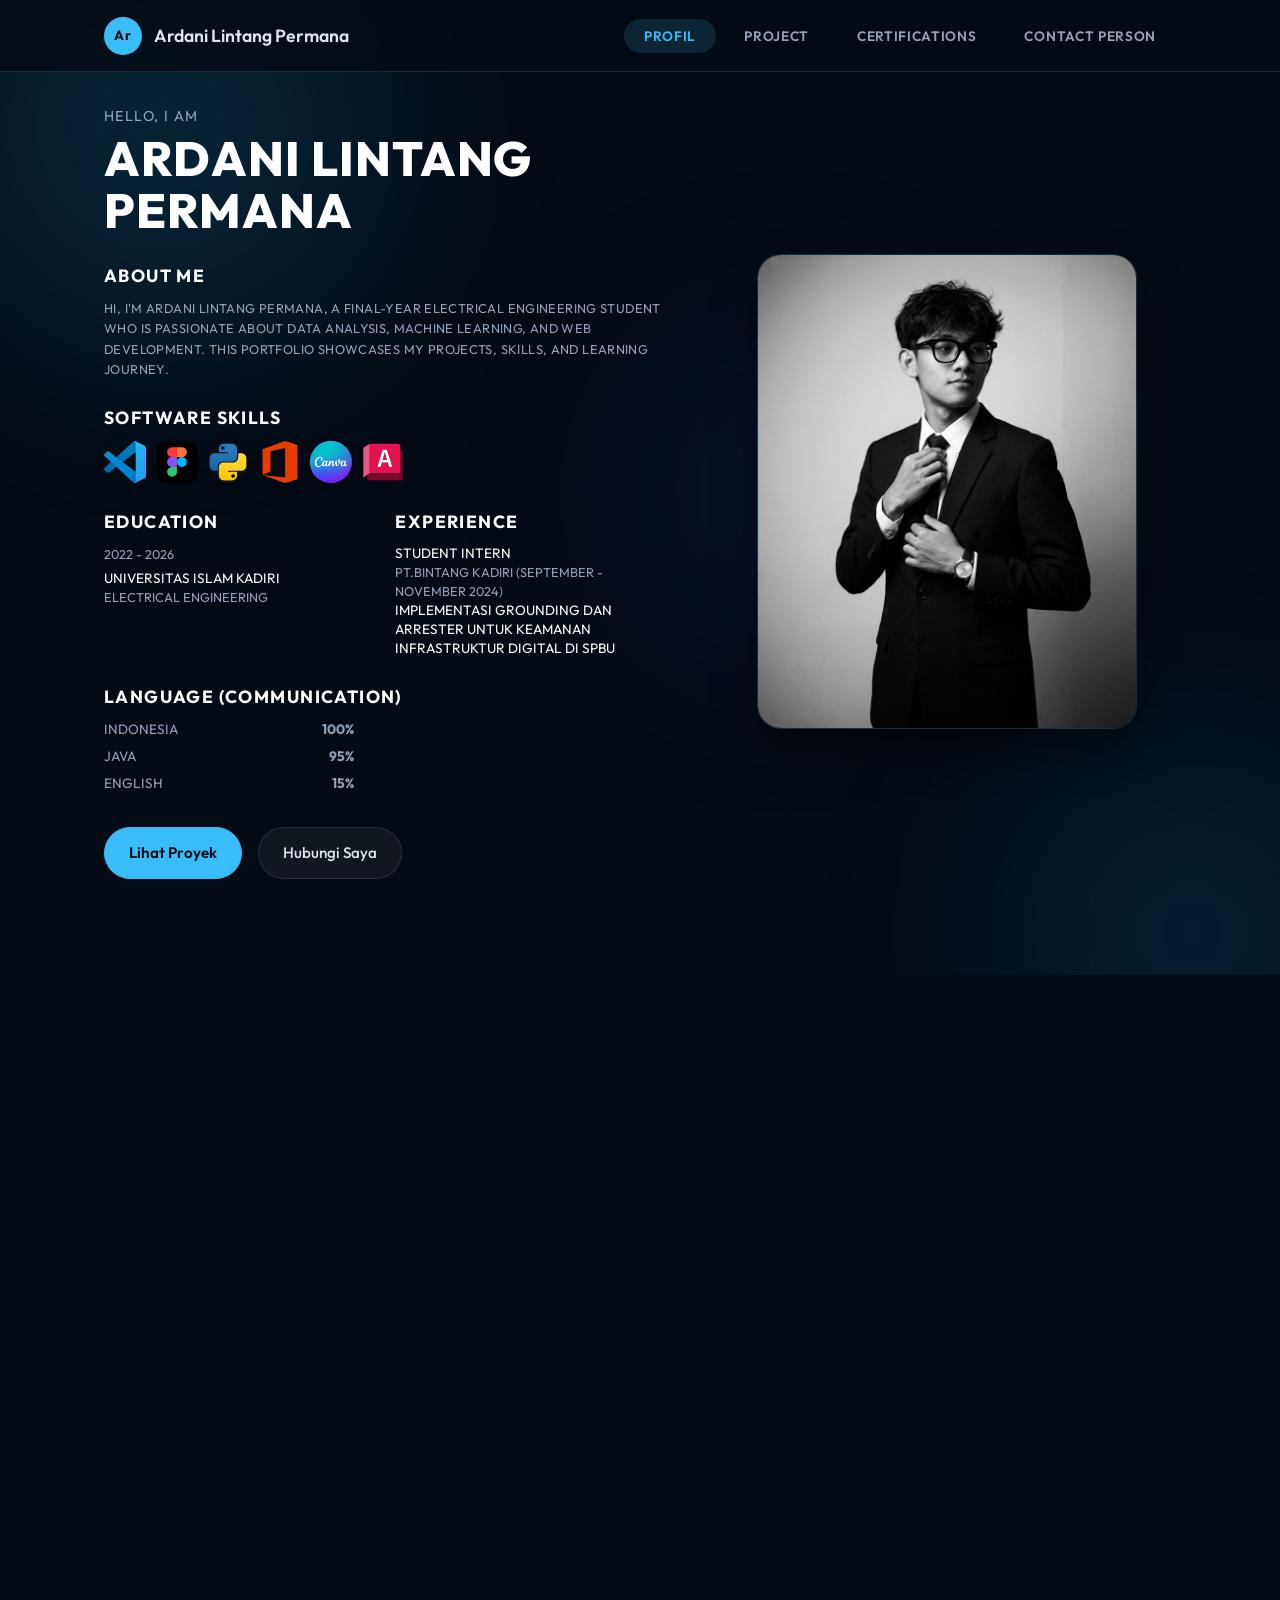
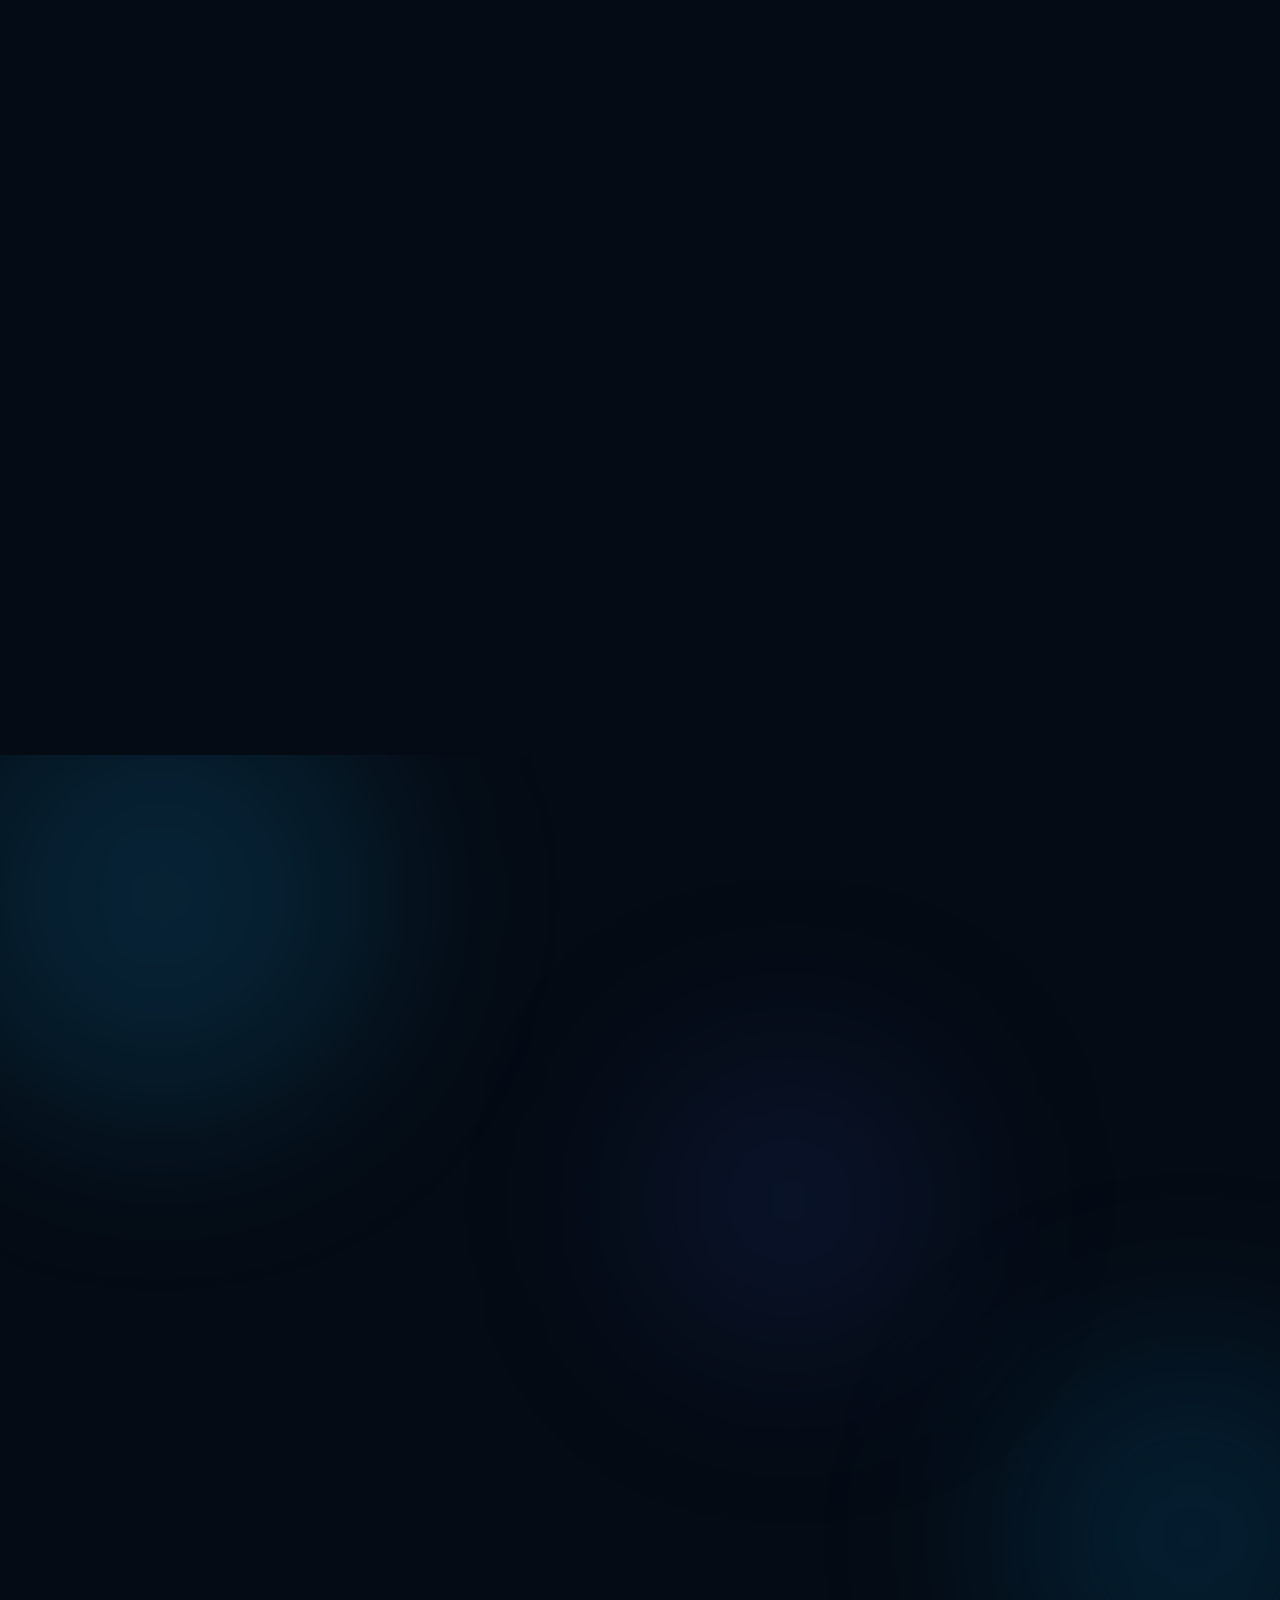
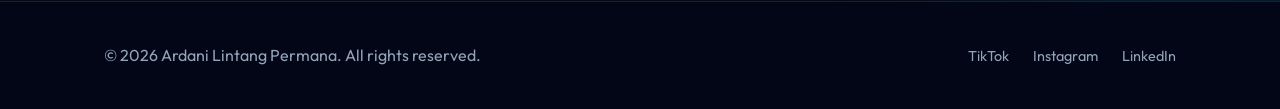
<file: index.html>
<!DOCTYPE html>
<html lang="id">
<head>
  <meta charset="UTF-8" />
  <meta name="viewport" content="width=device-width, initial-scale=1.0" />
  <title>Portofolio — Ardani Lintang Permana</title>
  <meta name="description" content="Portofolio profesional Ardani Lintang Permana." />
  <link rel="preconnect" href="https://fonts.googleapis.com" />
  <link rel="preconnect" href="https://fonts.gstatic.com" crossorigin />
  <link href="https://fonts.googleapis.com/css2?family=Outfit:wght@300;400;500;600;700&family=Source+Serif+4:ital,wght@0,400;0,600;1,400&display=swap" rel="stylesheet" />
  <link rel="stylesheet" href="style.css" />
</head>
<body>
  <header class="site-header" id="beranda">
    <div class="container header-inner">
      <a href="#beranda" class="logo" aria-label="Kembali ke beranda">
        <span class="logo-mark">Ar</span>
        <span class="logo-text">Ardani Lintang Permana</span>
      </a>

      <button class="menu-toggle" aria-label="Buka menu" aria-expanded="false" aria-controls="main-nav">
        <span class="menu-bar"></span>
        <span class="menu-bar"></span>
        <span class="menu-bar"></span>
      </button>

      <nav class="main-nav" id="main-nav" aria-label="Navigasi utama">
        <ul class="nav-list">
          <li><a href="#beranda" class="nav-link active">PROFIL</a></li>
          <li><a href="#proyek" class="nav-link">PROJECT</a></li>
          <li><a href="#sertifikasi" class="nav-link">CERTIFICATIONS</a></li>
          <li><a href="#kontak" class="nav-link">CONTACT PERSON</a></li>
        </ul>
      </nav>
    </div>
  </header>

  <main>
    <!-- HERO / PROFIL -->
    <section class="hero section has-animated-bg" id="beranda">
      <div class="bg-blobs" aria-hidden="true">
        <span class="blob blob-1"></span>
        <span class="blob blob-2"></span>
        <span class="blob blob-3"></span>
      </div>
      <div class="container hero-inner">
        <!-- SISI KIRI: FOTO PROFIL DENGAN SPOTLIGHT BIRU -->
        <div class="hero-image">
          <div class="photo-spotlight">
            <img src="template/gw.jpg" alt="Foto profil Ardani Lintang Permana" />
          </div>
        </div>

        <!-- SISI KANAN: DETAIL INFORMASI -->
        <div class="hero-content">
          <p class="hero-greeting">HELLO, I AM</p>
          <h1 class="hero-title">ARDANI LINTANG PERMANA</h1>

          <div class="hero-block">
            <h2 class="block-title">ABOUT ME</h2>
            <p class="hero-bio">
              HI, I'M ARDANI LINTANG PERMANA, A FINAL-YEAR ELECTRICAL ENGINEERING STUDENT WHO IS PASSIONATE ABOUT DATA ANALYSIS, 
              MACHINE LEARNING, AND WEB DEVELOPMENT. THIS PORTFOLIO SHOWCASES MY PROJECTS, SKILLS, AND LEARNING JOURNEY.
            </p>
          </div>

          <div class="hero-block">
            <h2 class="block-title">SOFTWARE SKILLS</h2>
            <div class="software-icons">
              <span class="icon-badge badge-visualcode studio"><img src="template/vscode.svg" alt="VSCode"></span>
              <span class="icon-badge badge-figma"><img src="template/figma.svg" alt="Figma"></span>
              <span class="icon-badge badge-python"><img src="template/python.svg" alt="Python"></span>
              <span class="icon-badge badge-office"><img src="template/office.svg" alt="Word"></span>
              <span class="icon-badge badge-canva"><img src="template/canva.svg" alt="Canva"></span>
              <span class="icon-badge badge-autocad"><img src="template/autocad.svg" alt="AutoCAD"></span>
            </div>
          </div>

          <div class="hero-grid-info">
            <div class="info-item">
              <h2 class="block-title">EDUCATION</h2>
              <p class="info-date">2022 - 2026</p>
              <p class="info-text">UNIVERSITAS ISLAM KADIRI<br><span>ELECTRICAL ENGINEERING</span></p>
            </div>
            <div class="info-item">
              <h2 class="block-title">EXPERIENCE</h2>
              <p class="info-text">STUDENT INTERN<br><span>PT.BINTANG KADIRI (SEPTEMBER - NOVEMBER 2024)</span>
                <br>IMPLEMENTASI GROUNDING DAN ARRESTER UNTUK KEAMANAN INFRASTRUKTUR DIGITAL DI SPBU</p>
            </div>
          </div>

          <div class="hero-block">
            <h2 class="block-title">LANGUAGE (COMMUNICATION)</h2>
            <ul class="language-list">
              <li><span>INDONESIA</span> <strong>100%</strong></li>
              <li><span>JAVA</span> <strong>95%</strong></li>
              <li><span>ENGLISH</span> <strong>15%</strong></li>
            </ul>
          </div>

          <div class="hero-actions">
            <a href="#proyek" class="btn btn-primary">Lihat Proyek</a>
            <a href="#kontak" class="btn btn-secondary">Hubungi Saya</a>
          </div>
        </div>
      </div>
    </section>

    <!-- TENTANG / CERITA -->
    <section class="about section" id="tentang">
      <div class="container">
        <div class="section-header">
          <span class="section-label">About Me</span>
          <h2 class="section-title">Short Story</h2>
        </div>
        <div class="about-grid">
          <div class="about-text">
            <p>
              My journey in technology began with curiosity and a desire to learn beyond the classroom. 
              As an Electrical Engineering student, I became interested in programming, machine learning, and IoT, 
              which led me to explore various projects and technologies through self-learning and academic work.
            </p>
            <p>
              Over time, I gained experience developing web-based applications, working with data, and contributing to technology projects. 
              Every project has been an opportunity to learn something new, improve my skills, and grow as a problem solver. 
              Today, I continue to expand my knowledge and build meaningful solutions while preparing for a career in the technology industry.
            </p>
          </div>
          <div class="about-data">
            <div class="data-card">
              <span class="data-value">4+</span>
              <span class="data-label">Projects Completed</span>
            </div>
            <div class="data-card">
              <span class="data-value">Final Year</span>
              <span class="data-label">Electrical Engineering</span>
            </div>
            <div class="data-card">
              <span class="data-value">4+</span>
              <span class="data-label">Certifications Earned</span>
            </div>
            <div class="data-card">
              <span class="data-value">Always</span>
              <span class="data-label">Learning & Improving</span>
            </div>
          </div>
        </div>
      </div>
    </section>

    <!-- PROYEK -->
    <section class="projects section" id="proyek">
      <div class="container">
        <div class="section-header">
          <span class="section-label">Proyek</span>
          <h2 class="section-title">Hasil Karya</h2>
        </div>

        <div class="projects-carousel-wrapper">
          <!-- <button class="carousel-btn prev-btn" id="prevBtn" aria-label="Proyek Sebelumnya">&#10094;</button> -->

          <!-- TAMBAHKAN id="projectsGrid" DI SINI -->
          <div class="projects-grid" id="projectsGrid">
            <article class="project-card">
              <div class="project-image">
                <img src="template/project 1/Attendance Digital.jpg" alt="UI-UX WEB" />
              </div>
              <div class="project-body">
                <h3>Attendance Digital System</h3>
                <p>A web-based attendance management system designed to simplify student attendance tracking and support academic activity monitoring through an intuitive interface.</p>
                <div class="project-tags">
                  <span>Figma</span>
                  <span>Visual Studio Code</span>
                </div>
                <a href="project1.html" class="project-link">Lihat detail &#8594;</a>
              </div>
            </article>

            <article class="project-card">
              <div class="project-image">
                <img src="template/project 2/AIoT.jpg" alt="Smart Aquaculture berbasis AIoT" />
              </div>
              <div class="project-body">
                <h3>Smart Aquaculture Based on AIoT</h3>
                <p>AIoT-based smart aquaculture system utilizing a Decision Tree model to predict water quality and automate aquarium management.</p>
                <div class="project-tags">
                  <span>Python</span>
                  <span>Visual Studio Code</span>
                  <span>Microsoft Office</span>
                </div>
                <a href="project2.html" class="project-link">Lihat detail &#8594;</a>
              </div>
            </article>

            <article class="project-card">
              <div class="project-image">
                <img src="template/project 3/Siram.jpg" alt="Project 3" />
              </div>
              <div class="project-body">
                <h3>Smart Irrigation and Fertigation System Based on IoT, Web Monitoring, and Venturi Injection</h3>
                <p>A web-based IoT monitoring platform designed to help users efficiently monitor and manage irrigation and fertigation systems in real time.</p>
                <div class="project-tags">
                  <span>Figma</span>
                  <span>Visual Studio Code</span>
                  <span>Canva</span>
                </div>
                <a href="project3.html" class="project-link">Lihat detail &#8594;</a>
              </div>
            </article>

            <article class="project-card">
              <div class="project-image">
                <img src="template/project 4/skripsi.jpg" alt="Project 4" />
              </div>
              <div class="project-body">
                <h3>Web-Based Physical Activity Classification System Using Random Forest</h3>
                <p>A web-based machine learning system that classifies physical activity levels using the Random Forest algorithm based on user health and lifestyle data.</p>
                <div class="project-tags">
                  <span>Visual Studio Code</span>
                  <span>Python</span>
                  <span>Figma</span>
                  <span>Excel</span>
                </div>
                <a href="project4.html" class="project-link">Lihat detail &#8594;</a>
              </div>
            </article>
          </div>

          <!-- <button class="carousel-btn next-btn" id="nextBtn" aria-label="Proyek Selanjutnya">&#10095;</button> -->
        </div>
      </div>
    </section>

    <!-- SERTIFIKASI -->
    <section class="certifications section" id="sertifikasi">
      <div class="container">
        <div class="section-header">
          <span class="section-label">Certifications</span>
          <h2 class="section-title">Course</h2>
        </div>
        <ul class="cert-list">
          <li class="cert-item">
            <span class="cert-year">2026</span>
            <div class="cert-info">
              <h3>Elements of AI</h3>
              <p>MinnaLearn x University of Helsinki</p>
            </div>
            <a href="https://certificates.mooc.fi/validate/edrza5hwxfg" target="_blank" rel="noopener noreferrer" class="cert-action btn-cert">
              Lihat Sertifikat &#8599;
            </a>
          </li>
          <li class="cert-item">
            <span class="cert-year">2026</span>
            <div class="cert-info">
              <h3>Google AI Essentials</h3>
              <p>Google</p>
            </div>
            <a href="https://www.coursera.org/account/accomplishments/specialization/certificate/C2J9S18TEMF9" target="_blank" rel="noopener noreferrer" class="cert-action btn-cert">
              Lihat Sertifikat &#8599;
            </a>
          </li>
          <li class="cert-item">
            <span class="cert-year">2026</span>
            <div class="cert-info">
              <h3>Google AI</h3>
              <p>Google</p>
            </div>
            <a href="https://www.coursera.org/account/accomplishments/professional-cert/certificate/KLX0MVQEVZ1G" target="_blank" rel="noopener noreferrer" class="cert-action btn-cert">
              Lihat Sertifikat &#8599;
            </a>
          </li>
          <li class="cert-item">
            <span class="cert-year">2026</span>
            <div class="cert-info">
              <h3>Getting Started with Data</h3>
              <p>IBM</p>
            </div>
            <a href="https://www.credly.com/badges/cd0b6517-b12c-42c5-9edc-f8d1e11896b7/linked_in_profile" target="_blank" rel="noopener noreferrer" class="cert-action btn-cert">
              Lihat Sertifikat &#8599;
            </a>
          </li>
        </ul>
      </div>
    </section>

    <!-- KONTAK -->
    <section class="contact section has-animated-bg" id="kontak">
      <div class="bg-blobs" aria-hidden="true">
        <span class="blob blob-1"></span>
        <span class="blob blob-2"></span>
        <span class="blob blob-3"></span>
      </div>
      <div class="container">
        <div class="section-header">
          <span class="section-label">Kontak</span>
          <h2 class="section-title">Mari Berkenalan</h2>
        </div>
        <div class="contact-grid">
          <div class="contact-info">
            <p>
              Tertarik untuk bekerja sama atau ingin bertanya lebih jauh? Silakan kirim pesan melalui formulir di samping.
            </p>
            <ul class="contact-list">
              <li>
                <span class="contact-icon" aria-hidden="true">&#9993;</span>
                <a href="lintang.lt03@gmail.com">lintang.lt03@gmail.com</a>
              </li>
              <li>
                <span class="contact-icon" aria-hidden="true">&#9742;</span>
                <a href="">+62 896-3936-0600</a>
              </li>
            </ul>
          </div>
          <form class="contact-form" id="contactForm" novalidate>
            <div class="form-group">
              <label for="name">Nama</label>
              <input type="text" id="name" name="name" placeholder="Nama lengkap Anda" required />
            </div>
            <div class="form-group">
              <label for="email">Email</label>
              <input type="email" id="email" name="email" placeholder="email@contoh.com" required />
            </div>
            <div class="form-group">
              <label for="message">Pesan</label>
              <textarea id="message" name="message" rows="5" placeholder="Tulis pesan Anda di sini..." required></textarea>
            </div>
            <button type="submit" class="btn btn-primary">Kirim Pesan</button>
            <p class="form-note" id="formNote" role="status" aria-live="polite"></p>
          </form>
        </div>
      </div>
    </section>
  </main>

  <footer class="site-footer">
    <div class="container footer-inner">
      <p>&#169; <span id="year"></span> Ardani Lintang Permana. All rights reserved.</p>
      <div class="social-links">
        <a href="#" aria-label="TikTok">TikTok</a>
        <a href="#" aria-label="Instagram">Instagram</a>
        <a href="https://www.linkedin.com/in/ardani-lintang-permana-924a35193/" aria-label="LinkedIn">LinkedIn</a>
      </div>
    </div>
  </footer>

  <script src="script.js"></script>
</body>
</html>
</file>
<file: style.css>
/* ========================================
   PORTOFOLIO STYLES 
   ======================================== */

:root {
  /* === WARNA UTAMA === */
  --color-text: #e0e6ed;
  --color-text-muted: #94a3b8;
  --color-accent: #38bdf8;
  --color-accent-dark: #0284c7;
  --color-light: #ffffff;
  --color-border: rgba(255, 255, 255, 0.1);

  /* === BACKGROUND === */
  --bg-hero: transparent;
  --bg-about: transparent;
  --bg-skills: transparent;
  --bg-projects: transparent;
  --bg-contact: transparent;
  --bg-footer: #020617;

  /* === ANIMASI BLOB === */
  --blob-1: rgba(14, 165, 233, 0.15);
  --blob-2: rgba(3, 105, 161, 0.2);
  --blob-3: rgba(30, 58, 138, 0.2);
  --blob-blur: 90px;
  --blob-duration: 22s;

  /* === TIPOGRAFI & UKURAN === */
  --font-heading: 'Outfit', sans-serif;
  --font-body: 'Outfit', sans-serif;

  --radius: 1.25rem;
  --radius-sm: 0.75rem;
  --shadow: 0 12px 32px rgba(0, 0, 0, 0.4);
  --shadow-soft: 0 8px 24px rgba(0, 0, 0, 0.3);
  --max-width: 1120px;
  --header-height: 72px;

  --transition: 0.3s ease;
}

/* Reset dasar */
*, *::before, *::after {
  box-sizing: border-box;
  margin: 0;
  padding: 0;
}

html {
  scroll-behavior: smooth;
}

/* BACKGROUND TEMA GELAP MENYATU */
body {
  font-family: var(--font-body);
  color: var(--color-text);
  background: #050b14;
  line-height: 1.7;
  -webkit-font-smoothing: antialiased;
}

img {
  max-width: 100%;
  display: block;
}

a {
  color: inherit;
  text-decoration: none;
}

ul {
  list-style: none;
}

.container {
  width: 100%;
  max-width: var(--max-width);
  margin: 0 auto;
  padding: 0 1.5rem;
}

/* ========================================
   HEADER
   ======================================== */
.site-header {
  position: fixed;
  top: 0;
  left: 0;
  right: 0;
  height: var(--header-height);
  background: rgba(5, 11, 20, 0.85);
  backdrop-filter: blur(12px);
  -webkit-backdrop-filter: blur(12px);
  border-bottom: 1px solid var(--color-border);
  z-index: 1000;
  transition: var(--transition);
}

.header-inner {
  height: 100%;
  display: flex;
  align-items: center;
  justify-content: space-between;
}

.logo {
  display: inline-flex;
  align-items: center;
  gap: 0.75rem;
  font-family: var(--font-heading);
  font-weight: 600;
  font-size: 1.1rem;
}

.logo-mark {
  display: inline-flex;
  align-items: center;
  justify-content: center;
  width: 38px;
  height: 38px;
  background-color: var(--color-accent);
  color: #050b14;
  border-radius: 50%;
  font-size: 0.85rem;
  font-weight: 700;
  letter-spacing: 0.05em;
}

.main-nav {
  display: flex;
}

.nav-list {
  display: flex;
  gap: 0.5rem;
}

.nav-link {
  font-family: var(--font-heading);
  font-size: 0.85rem;
  font-weight: 600;
  letter-spacing: 0.05em;
  padding: 0.5rem 1.25rem;
  border-radius: 999px;
  transition: var(--transition);
  color: var(--color-text-muted);
}

.nav-link:hover,
.nav-link.active {
  background-color: rgba(56, 189, 248, 0.15);
  color: var(--color-accent);
}

.menu-toggle {
  display: none;
  flex-direction: column;
  justify-content: center;
  gap: 5px;
  width: 44px;
  height: 44px;
  background: transparent;
  border: none;
  cursor: pointer;
  padding: 0.5rem;
}

.menu-bar {
  display: block;
  width: 100%;
  height: 2px;
  background-color: var(--color-text);
  border-radius: 2px;
  transition: var(--transition);
}

/* ========================================
   TOMBOL
   ======================================== */
.btn {
  display: inline-flex;
  align-items: center;
  justify-content: center;
  gap: 0.5rem;
  font-family: var(--font-heading);
  font-weight: 500;
  font-size: 0.95rem;
  padding: 0.75rem 1.5rem;
  border-radius: 999px;
  border: 1.5px solid transparent;
  cursor: pointer;
  transition: var(--transition);
}

.btn-primary {
  background-color: var(--color-accent);
  color: #050b14;
  border-color: var(--color-accent);
  font-weight: 600;
}

.btn-primary:hover {
  background-color: var(--color-accent-dark);
  border-color: var(--color-accent-dark);
  color: #ffffff;
  transform: translateY(-2px);
  box-shadow: var(--shadow-soft);
}

.btn-secondary {
  background-color: rgba(255, 255, 255, 0.05);
  color: var(--color-text);
  border-color: var(--color-border);
  backdrop-filter: blur(4px);
}

.btn-secondary:hover {
  background-color: rgba(255, 255, 255, 0.15);
}

/* ========================================
   SECTION UMUM
   ======================================== */
.section {
  padding: 6rem 0;
}

.section-header {
  max-width: 640px;
  margin-bottom: 3rem;
}

.section-label {
  display: inline-block;
  font-family: var(--font-heading);
  font-size: 0.8rem;
  font-weight: 600;
  letter-spacing: 0.12em;
  text-transform: uppercase;
  color: var(--color-accent);
  margin-bottom: 0.5rem;
}

.section-title {
  font-family: var(--font-heading);
  font-size: clamp(1.8rem, 4vw, 2.5rem);
  font-weight: 700;
  color: var(--color-text);
}

/* ========================================
   HERO / PROFIL
   ======================================== */
.hero {
  background: var(--bg-hero);
  min-height: 100vh;
  display: flex;
  align-items: center;
  padding-top: calc(var(--header-height) + 2rem);
}

.hero-inner {
  display: grid;
  grid-template-columns: 0.9fr 1.1fr;
  gap: 3.5rem;
  align-items: center;
  direction: rtl;
}

/* SISI kanan: SPOTLIGHT FOTO */
.hero-image {
  display: flex;
  justify-content: center;
  align-items: center;
}

.photo-spotlight {
  position: relative;
  width: 100%;
  max-width: 380px;
  aspect-ratio: 4 / 5;
  border-radius: 1.5rem;
  overflow: hidden;
  display: flex;
  align-items: flex-end;
  justify-content: center;

  /* Efek Radial Glow Blue Spotlight */
  background: radial-gradient(circle at 50% 50%, rgba(0, 119, 255, 0.5) 0%, rgba(5, 11, 20, 0.95) 75%);
  box-shadow: 0 20px 40px rgba(0, 0, 0, 0.5);
  border: 1px solid rgba(56, 189, 248, 0.2);
}

.photo-spotlight img {
  width: 100%;
  height: 100%;
  object-fit: cover;
  object-position: bottom center;
}

/* SISI KIRI: DETAIL KONTEN */
.hero-greeting {
  font-family: var(--font-heading);
  font-size: 0.9rem;
  letter-spacing: 0.1em;
  color: var(--color-text-muted);
  margin-bottom: 0.2rem;
  direction: ltr;
}

.hero-title {
  font-family: var(--font-heading);
  font-size: clamp(2.2rem, 5vw, 3rem);
  font-weight: 800;
  line-height: 1.1;
  margin-bottom: 1.5rem;
  letter-spacing: 0.02em;
  color: #ffffff;
  direction: ltr;
}

.block-title {
  font-family: var(--font-heading);
  font-size: 1.1rem;
  font-weight: 700;
  letter-spacing: 0.08em;
  text-transform: uppercase;
  margin-bottom: 0.4rem;
  color: #ffffff;
  direction: ltr;
}

.hero-block {
  margin-bottom: 1.5rem;
}

.hero-bio {
  font-size: 0.80rem;
  line-height: 1.6;
  color: var(--color-text-muted);
  text-transform: uppercase;
  letter-spacing: 0.03em;
  direction: ltr;
}

/* SOFTWARE SKILLS BADGES */
.software-icons {
  display: flex;
  flex-wrap: wrap;
  gap: 0.6rem;
  margin-top: 0.5rem;
  direction: ltr;
}

.icon-badge {
  display: inline-flex;
  align-items: center;
  justify-content: center;
  width: 42px;
  height: 42px;
  border-radius: 50%;
  font-family: var(--font-heading);
  font-weight: 700;
  font-size: 0.9rem;
  color: #ffffff;
  box-shadow: 0 4px 12px rgba(0, 0, 0, 0.3);
  direction: ltr;
}

.badge-p { background: #1877f2; }
.badge-ps { background: #001e36; color: #31a8ff; border: 1px solid #31a8ff; border-radius: 8px; }
.badge-lr { background: #001e36; color: #31a8ff; border: 1px solid #31a8ff; border-radius: 8px; }
.badge-capcut { background: #ffffff; color: #000000; font-size: 1.2rem; }
.badge-snapseed { background: #ffffff; color: #10b981; font-size: 1.1rem; }
.badge-photoroom { background: linear-gradient(135deg, #a855f7, #ec4899); }

/* GRID INFORMATION (EDUCATION & EXPERIENCE) */
.hero-grid-info {
  display: grid;
  grid-template-columns: 1fr 1fr;
  gap: 1.5rem;
  margin-bottom: 1.5rem;
  direction: ltr;
}

.info-date {
  font-size: 0.8rem;
  color: var(--color-text-muted);
  margin-bottom: 0.2rem;
  direction: ltr;
}

.info-text {
  font-size: 0.85rem;
  line-height: 1.4;
  color: #ffffff;
  direction: ltr;
}

.info-text span {
  color: var(--color-text-muted);
  font-size: 0.8rem;
  direction: ltr;
}

/* LANGUAGE LIST */
.language-list li {
  display: flex;
  justify-content: space-between;
  max-width: 250px;
  font-size: 0.85rem;
  margin-bottom: 0.25rem;
  color: var(--color-text-muted);
  direction: ltr;
}

.language-list {
  color: #ffffff;
  direction: ltr;
}

.hero-actions {
  display: flex;
  flex-wrap: wrap;
  gap: 1rem;
  margin-top: 2rem;
  direction: ltr;
}

/* ========================================
   ANIMASI BACKGROUND BLOBS
   ======================================== */
.has-animated-bg {
  position: relative;
  overflow: hidden;
}

.has-animated-bg > .container {
  position: relative;
  z-index: 1;
}

.bg-blobs {
  position: absolute;
  inset: 0;
  z-index: 0;
  pointer-events: none;
}

.blob {
  position: absolute;
  border-radius: 50%;
  filter: blur(var(--blob-blur));
  will-change: transform;
}

.blob-1 {
  width: 450px;
  height: 450px;
  top: -10%;
  left: -5%;
  background: var(--blob-1);
  animation: drift-1 var(--blob-duration) ease-in-out infinite alternate;
}

.blob-2 {
  width: 380px;
  height: 380px;
  bottom: -15%;
  right: -8%;
  background: var(--blob-2);
  animation: drift-2 calc(var(--blob-duration) * 1.3) ease-in-out infinite alternate;
}

.blob-3 {
  width: 300px;
  height: 300px;
  top: 35%;
  left: 50%;
  background: var(--blob-3);
  animation: drift-3 calc(var(--blob-duration) * 0.8) ease-in-out infinite alternate;
}

.reveal {
  opacity: 0;
  transform: translateY(30px);
  transition: opacity 0.5s ease-out, transform 0.5s ease-out;
  will-change: opacity, transform;
}

.reveal.visible {
  opacity: 1;
  transform: translateY(0);
}

@keyframes drift-1 {
  from { transform: translate(0, 0) scale(1); }
  to   { transform: translate(120px, 80px) scale(1.15); }
}

@keyframes drift-2 {
  from { transform: translate(0, 0) scale(1); }
  to   { transform: translate(-140px, -90px) scale(1.1); }
}

@keyframes drift-3 {
  from { transform: translate(0, 0) rotate(0deg); }
  to   { transform: translate(-80px, 100px) rotate(40deg); }
}

/* ========================================
   TENTANG
   ======================================== */
.about-grid {
  display: grid;
  grid-template-columns: 1.1fr 0.9fr;
  gap: 3.5rem;
  align-items: start;
}

.about-text p {
  font-size: 1rem;
  margin-bottom: 1rem;
  color: var(--color-text-muted);
}

.about-data {
  display: grid;
  grid-template-columns: repeat(2, 1fr);
  gap: 1.25rem;
}

.data-card {
  background-color: rgba(255, 255, 255, 0.03);
  backdrop-filter: blur(8px);
  border: 1px solid var(--color-border);
  border-radius: var(--radius);
  padding: 1.5rem;
  text-align: center;
  transition: var(--transition);
}

.data-card:hover {
  transform: translateY(-4px);
  border-color: var(--color-accent);
}

.data-value {
  display: block;
  font-family: var(--font-heading);
  font-size: 2rem;
  font-weight: 700;
  color: var(--color-accent);
  line-height: 1;
  margin-bottom: 0.5rem;
}

.data-label {
  font-family: var(--font-heading);
  font-size: 0.85rem;
  color: var(--color-text-muted);
}

/* ========================================
   PROYEK
   ======================================== */
.projects-grid {
  display: grid;
  grid-template-columns: repeat(2, 1fr);
  gap: 1.75rem;
}

.project-card {
  background-color: rgba(255, 255, 255, 0.03);
  backdrop-filter: blur(8px);
  border: 1px solid var(--color-border);
  border-radius: var(--radius);
  overflow: hidden;
  transition: var(--transition);
  display: flex;
  flex-direction: column;
}

.project-card:hover {
  transform: translateY(-6px);
  border-color: var(--color-accent);
}

.project-image {
  aspect-ratio: 16 / 10;
  overflow: hidden;
}

.project-image img {
  width: 100%;
  height: 100%;
  object-fit: cover;
  transition: transform 0.5s ease;
}

.project-card:hover .project-image img {
  transform: scale(1.05);
}

.project-body {
  padding: 1.5rem;
  display: flex;
  flex-direction: column;
  flex-grow: 1;
}

.project-body h3 {
  font-family: var(--font-heading);
  font-size: 1.1rem;
  font-weight: 600;
  margin-bottom: 0.5rem;
  color: #ffffff;
}

.project-body p {
  font-size: 0.9rem;
  color: var(--color-text-muted);
  margin-bottom: 1.25rem;
  flex-grow: 1;
}

.project-tags {
  display: flex;
  flex-wrap: wrap;
  gap: 0.5rem;
  margin-bottom: 1.25rem;
}

.project-tags span {
  font-family: var(--font-heading);
  font-size: 0.75rem;
  font-weight: 500;
  padding: 0.25rem 0.65rem;
  background-color: rgba(56, 189, 248, 0.1);
  border-radius: 999px;
  color: var(--color-accent);
}

.project-link {
  font-family: var(--font-heading);
  font-weight: 500;
  color: var(--color-accent);
  transition: var(--transition);
}

/* ========================================
   SERTIFIKASI (UPDATED WITH BUTTON)
   ======================================== */
.cert-list {
  display: flex;
  flex-direction: column;
  gap: 1rem;
}

.cert-item {
  display: grid;
  grid-template-columns: 80px 1fr auto;
  gap: 1.5rem;
  align-items: center;
  background-color: rgba(255, 255, 255, 0.03);
  backdrop-filter: blur(8px);
  border: 1px solid var(--color-border);
  border-radius: var(--radius);
  padding: 1.5rem 2rem;
  transition: var(--transition);
}

.cert-item:hover {
  background-color: rgba(255, 255, 255, 0.06);
  border-color: var(--color-accent);
  transform: translateX(6px);
}

.cert-year {
  font-family: var(--font-heading);
  font-size: 0.9rem;
  font-weight: 700;
  color: var(--color-accent);
}

.cert-info h3 {
  font-family: var(--font-heading);
  font-size: 1.15rem;
  font-weight: 600;
  color: #ffffff;
  margin-bottom: 0.15rem;
}

.cert-info p {
  font-size: 0.9rem;
  color: var(--color-text-muted);
}

/* Styling Tombol Bukti Sertifikat */
.btn-cert {
  display: inline-flex;
  align-items: center;
  justify-content: center;
  gap: 0.35rem;
  font-family: var(--font-heading);
  font-size: 0.85rem;
  font-weight: 600;
  padding: 0.5rem 1rem;
  border-radius: 999px;
  background-color: rgba(56, 189, 248, 0.1);
  color: var(--color-accent);
  border: 1px solid rgba(56, 189, 248, 0.3);
  white-space: nowrap;
  transition: var(--transition);
}

.btn-cert:hover {
  background-color: var(--color-accent);
  color: #050b14;
  border-color: var(--color-accent);
  box-shadow: 0 4px 12px rgba(56, 189, 248, 0.3);
}

@media (max-width: 768px) {
  .cert-item {
    grid-template-columns: 1fr;
    gap: 0.75rem;
    padding: 1.25rem;
  }
  
  .btn-cert {
    width: fit-content;
  }
}

/* ========================================
   KONTAK
   ======================================== */
.contact-grid {
  display: grid;
  grid-template-columns: 1fr 1.1fr;
  gap: 3.5rem;
  align-items: start;
}

.contact-info p {
  font-size: 1rem;
  color: var(--color-text-muted);
  margin-bottom: 2rem;
}

.contact-list {
  display: flex;
  flex-direction: column;
  gap: 1rem;
}

.contact-list li {
  display: flex;
  align-items: center;
  gap: 1rem;
  font-size: 0.95rem;
}

.contact-icon {
  width: 40px;
  height: 40px;
  display: flex;
  align-items: center;
  justify-content: center;
  background-color: rgba(255, 255, 255, 0.05);
  border-radius: 50%;
  font-size: 1.1rem;
  color: var(--color-accent);
}

.contact-form {
  background-color: rgba(255, 255, 255, 0.03);
  backdrop-filter: blur(12px);
  border: 1px solid var(--color-border);
  border-radius: var(--radius);
  padding: 2rem;
}

.form-group {
  margin-bottom: 1.25rem;
}

.form-group label {
  display: block;
  font-family: var(--font-heading);
  font-size: 0.85rem;
  font-weight: 500;
  margin-bottom: 0.4rem;
  color: var(--color-text);
}

.form-group input,
.form-group textarea {
  width: 100%;
  padding: 0.85rem 1rem;
  font-family: var(--font-body);
  font-size: 0.95rem;
  color: #ffffff;
  background-color: rgba(255, 255, 255, 0.05);
  border: 1px solid var(--color-border);
  border-radius: var(--radius-sm);
  outline: none;
  transition: var(--transition);
}

.form-group input:focus,
.form-group textarea:focus {
  border-color: var(--color-accent);
  background-color: rgba(255, 255, 255, 0.08);
}

.form-note {
  margin-top: 1rem;
  font-size: 0.9rem;
}

.form-note.success { color: #34d399; }
.form-note.error { color: #f87171; }

/* ========================================
   FOOTER
   ======================================== */
.site-footer {
  background: var(--bg-footer);
  color: var(--color-text-muted);
  padding: 2.5rem 0;
  border-top: 1px solid var(--color-border);
}

.footer-inner {
  display: flex;
  align-items: center;
  justify-content: space-between;
  gap: 1rem;
  flex-wrap: wrap;
}

.social-links {
  display: flex;
  gap: 1.5rem;
}

.social-links a {
  font-family: var(--font-heading);
  font-size: 0.9rem;
  transition: var(--transition);
}

.social-links a:hover {
  color: var(--color-accent);
}

/* ========================================
   RESPONSIF
   ======================================== */
@media (max-width: 992px) {
  .hero-inner,
  .about-grid,
  .contact-grid {
    grid-template-columns: 1fr;
    gap: 2.5rem;
  }

  .projects-grid {
    grid-template-columns: 1fr;
  }

  .hero-image {
    display: flex;
    justify-content: center;
    align-items: flex-end;
  }

  .photo-spotlight {
    position: relative;
    width: 100%;
    max-width: 380px;
    display: flex;
    align-items: flex-end;
    justify-content: center;
    background: transparent; /* Menghapus kotak background */
    border: none;              /* Menghapus border */
    box-shadow: none;          /* Menghapus bayangan kotak */
  }

  .photo-spotlight img {
  width: 100%;
  height: auto;
  object-fit: contain;
  display: block;

  /* Efek Mulus / Blur Fade Out di Bagian Bawah Gambar */
  -webkit-mask-image: linear-gradient(to bottom, rgba(0,0,0,1) 65%, rgba(0,0,0,0) 100%);
  mask-image: linear-gradient(to bottom, rgba(0,0,0,1) 65%, rgba(0,0,0,0) 100%);
  
  /* Pilihan Tambahan: Efek Glow Lembut di Belakang Foto (Opsional) */
  filter: drop-shadow(0 0 25px rgba(56, 189, 248, 0.25));
}

  .hero-grid-info {
    grid-template-columns: 1fr;
  }
}

/* ========================================
   DETAIL PROJECT PAGE STYLES
   ======================================== */
.project-detail-hero {
  padding-top: calc(var(--header-height) + 3rem);
  padding-bottom: 3rem;
}

.back-link {
  display: inline-flex;
  align-items: center;
  gap: 0.5rem;
  color: var(--color-accent);
  font-family: var(--font-heading);
  font-weight: 500;
  margin-bottom: 1.5rem;
  transition: var(--transition);
}

.back-link:hover {
  transform: translateX(-4px);
}

.project-detail-title {
  font-family: var(--font-heading);
  font-size: clamp(2rem, 4vw, 3rem);
  font-weight: 800;
  margin-bottom: 1rem;
  color: #ffffff;
}

.project-detail-meta {
  display: flex;
  flex-wrap: wrap;
  gap: 1.5rem;
  margin-bottom: 2rem;
  font-size: 0.9rem;
  color: var(--color-text-muted);
}

.meta-item strong {
  color: var(--color-text);
  display: block;
}

.project-banner-img {
  width: 100%;
  max-height: 480px;
  object-fit: cover;
  border-radius: var(--radius);
  border: 1px solid var(--color-border);
  margin-bottom: 3rem;
}

.project-content-grid {
  display: grid;
  grid-template-columns: 2fr 1fr;
  gap: 3rem;
}

.project-main-text h3 {
  font-family: var(--font-heading);
  font-size: 1.4rem;
  margin: 1.5rem 0 0.75rem;
  color: #ffffff;
}

.project-main-text p {
  color: var(--color-text-muted);
  margin-bottom: 1rem;
}

.project-sidebar {
  background-color: rgba(255, 255, 255, 0.03);
  backdrop-filter: blur(8px);
  border: 1px solid var(--color-border);
  border-radius: var(--radius);
  padding: 1.75rem;
  height: fit-content;
}

.sidebar-box h4 {
  font-family: var(--font-heading);
  font-size: 1.1rem;
  color: #ffffff;
  margin-bottom: 1rem;
}

.sidebar-tech-list {
  display: flex;
  flex-wrap: wrap;
  gap: 0.5rem;
  margin-bottom: 1.5rem;
}

.sidebar-tech-list span {
  font-size: 0.8rem;
  padding: 0.3rem 0.75rem;
  background-color: rgba(56, 189, 248, 0.1);
  color: var(--color-accent);
  border-radius: 999px;
}

@media (max-width: 868px) {
  .project-content-grid {
    grid-template-columns: 1fr;
    gap: 2rem;
  }
}

/* GALERI DOKUMENTASI PROYEK */
.project-gallery {
  display: grid;
  grid-template-columns: repeat(auto-fit, minmax(220px, 1fr));
  gap: 1.25rem;
  margin-top: 1rem;
}

.gallery-item {
  background-color: rgba(255, 255, 255, 0.03);
  border: 1px solid var(--color-border);
  border-radius: var(--radius-sm);
  padding: 0.75rem;
  overflow: hidden;
}

.gallery-item img {
  width: 100%;
  aspect-ratio: 16 / 10;
  object-fit: cover;
  border-radius: calc(var(--radius-sm) - 0.25rem);
  margin-bottom: 0.5rem;
  transition: transform 0.3s ease;
}

.gallery-item:hover img {
  transform: scale(1.03);
}

.gallery-item span {
  display: block;
  font-size: 0.8rem;
  color: var(--color-text-muted);
  text-align: center;
}

@media (max-width: 768px) {
  .menu-toggle {
    display: flex;
  }

  .main-nav {
    position: fixed;
    top: var(--header-height);
    left: 0;
    right: 0;
    background: rgba(5, 11, 20, 0.95);
    backdrop-filter: blur(12px);
    border-bottom: 1px solid var(--color-border);
    padding: 1rem 1.5rem;
    transform: translateY(-120%);
    opacity: 0;
    pointer-events: none;
    transition: var(--transition);
  }

  .main-nav.open {
    transform: translateY(0);
    opacity: 1;
    pointer-events: auto;
  }

  .nav-list {
    flex-direction: column;
    gap: 0.5rem;
  }

  .about-data {
    grid-template-columns: repeat(2, 1fr);
  }

  .section {
    padding: 4rem 0;
  }
}

@media (max-width: 480px) {
  .hero-actions {
    flex-direction: column;
  }

  .btn {
    width: 100%;
  }

  .about-data {
    grid-template-columns: 1fr;
  }
}

/* ========================================
   LIGHTBOX FOR IMAGE GALLERY
   ======================================== */
   
/* Membuat gambar galeri wrapper memiliki kursor pointer */
.gallery-image-wrapper {
  cursor: pointer;
  overflow: hidden;
  border-radius: calc(var(--radius-sm) - 0.25rem);
  margin-bottom: 0.5rem;
}

/* Sedikit penyesuaian untuk gambar clickable */
.clickable-image {
  transition: transform var(--transition);
}

.gallery-item:hover .clickable-image {
  transform: scale(1.05);
}

/* Styling Dasar Lightbox */
.lightbox {
  display: none; /* Sembunyikan secara default */
  position: fixed;
  z-index: 2000; /* Di atas segalanya, termasuk header */
  padding-top: 60px; /* Jarak untuk tombol tutup */
  left: 0;
  top: 0;
  width: 100%;
  height: 100%;
  overflow: auto; /* Aktifkan scroll jika gambar terlalu tinggi */
  background-color: rgba(5, 11, 20, 0.95); /* Warna background gelap selaras tema */
  backdrop-filter: blur(10px); /* Efek blur di belakang */
  -webkit-backdrop-filter: blur(10px);
  opacity: 0;
  transition: opacity 0.4s ease;
}

/* Lightbox Aktif (Tampak) */
.lightbox.active {
  display: block;
  opacity: 1;
}

/* Mencegah scroll pada body saat lightbox aktif */
body.lightbox-open {
  overflow: hidden;
}

/* Konten Gambar di dalam Lightbox */
.lightbox-content {
  margin: auto;
  display: block;
  width: 80%;
  max-width: 1000px; /* Batas lebar gambar diperbesar */
  max-height: 80vh; /* Batas tinggi gambar diperbesar (80% tinggi viewport) */
  object-fit: contain; /* Jaga proporsi gambar */
  border-radius: var(--radius-sm);
  border: 2px solid var(--color-border);
  
  /* Animasi muncul */
  animation-name: zoomIn;
  animation-duration: 0.4s;
}

@keyframes zoomIn {
  from {transform: scale(0.9); opacity: 0;}
  to {transform: scale(1); opacity: 1;}
}

/* Caption di bawah gambar Lightbox */
.lightbox-caption {
  margin: auto;
  display: block;
  width: 80%;
  max-width: 1000px;
  text-align: center;
  color: var(--color-text-muted);
  padding: 15px 0;
  font-family: var(--font-heading);
  font-size: 0.95rem;
}

/* Tombol Tutup (X) */
.lightbox-close {
  position: absolute;
  top: 20px;
  right: 35px;
  color: var(--color-text);
  font-size: 40px;
  font-weight: bold;
  transition: var(--transition);
  cursor: pointer;
  z-index: 2001;
}

.lightbox-close:hover,
.lightbox-close:focus {
  color: var(--color-accent);
  text-decoration: none;
}

/* Responsif untuk perangkat seluler */
@media only screen and (max-width: 768px) {
  .lightbox-content {
    width: 95%;
    max-height: 70vh;
  }
  
  .lightbox-close {
    font-size: 30px;
    right: 20px;
    top: 15px;
  }
}
</file>
